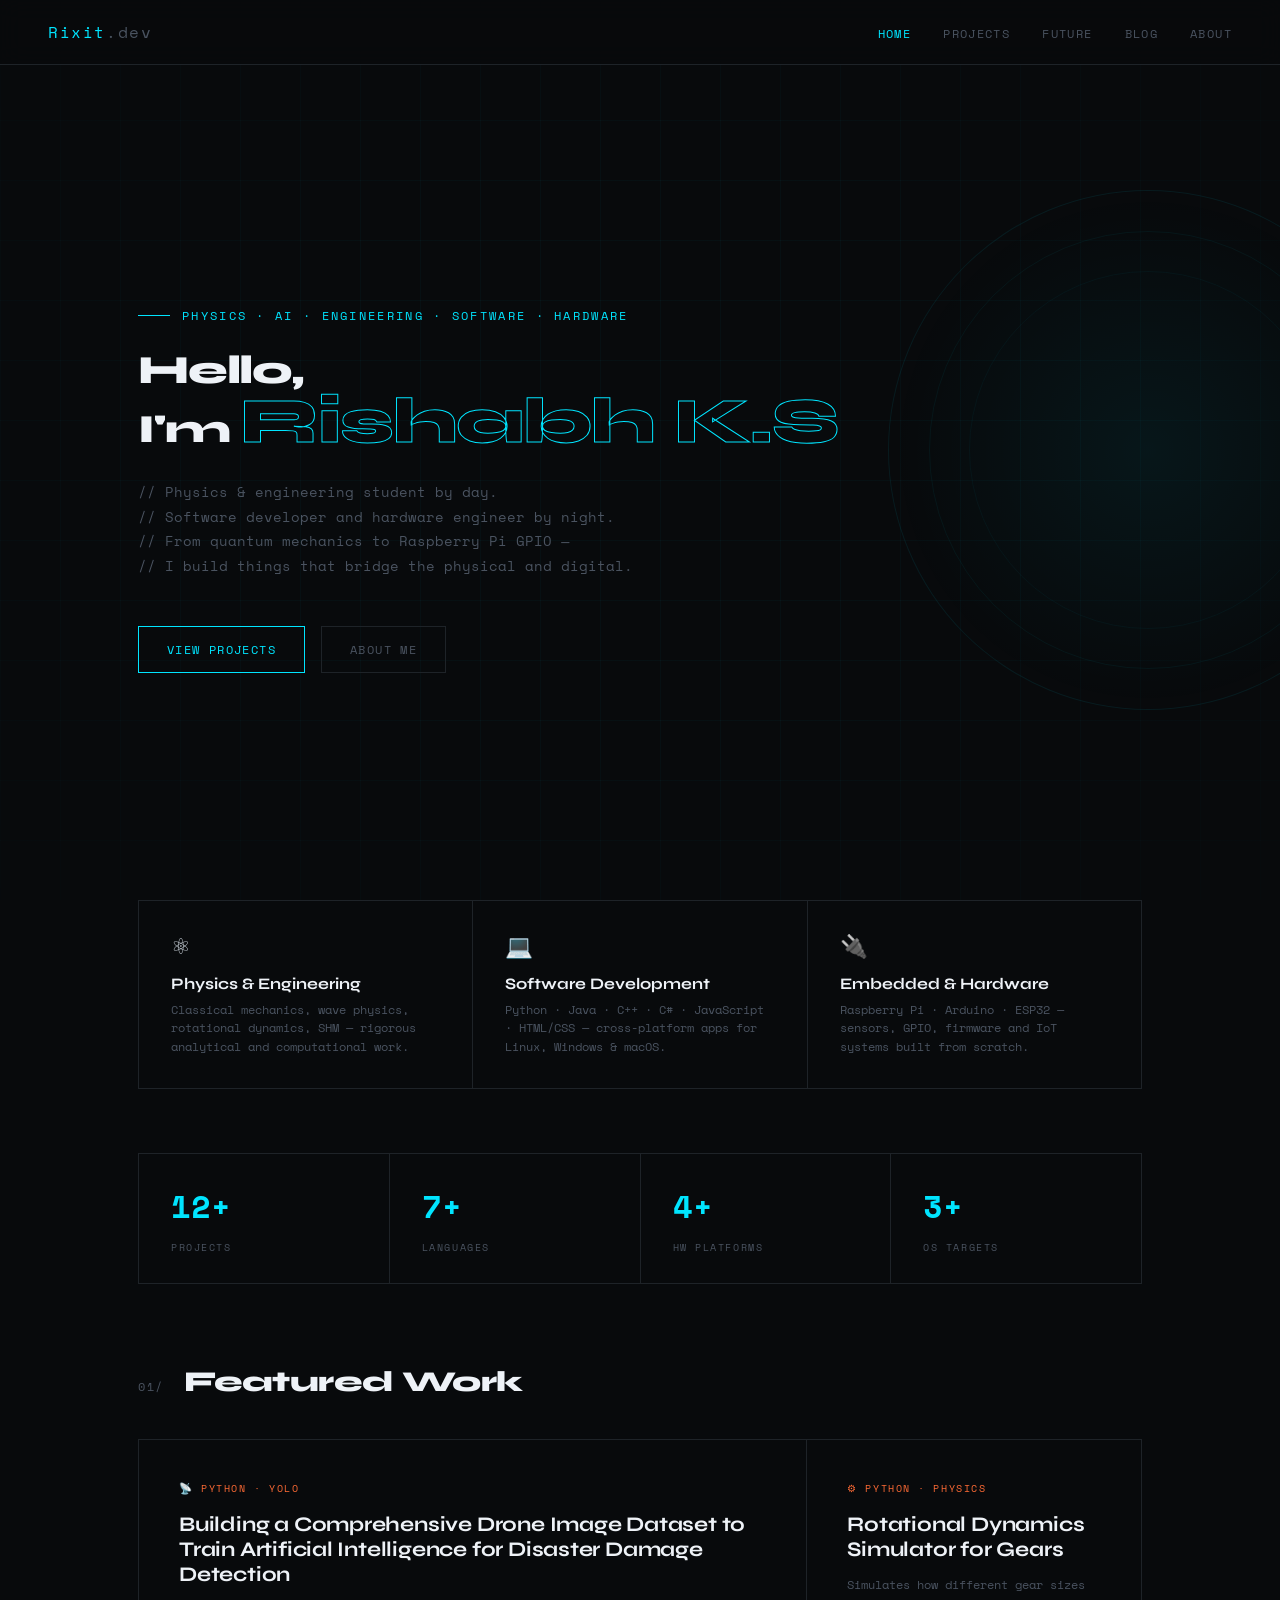
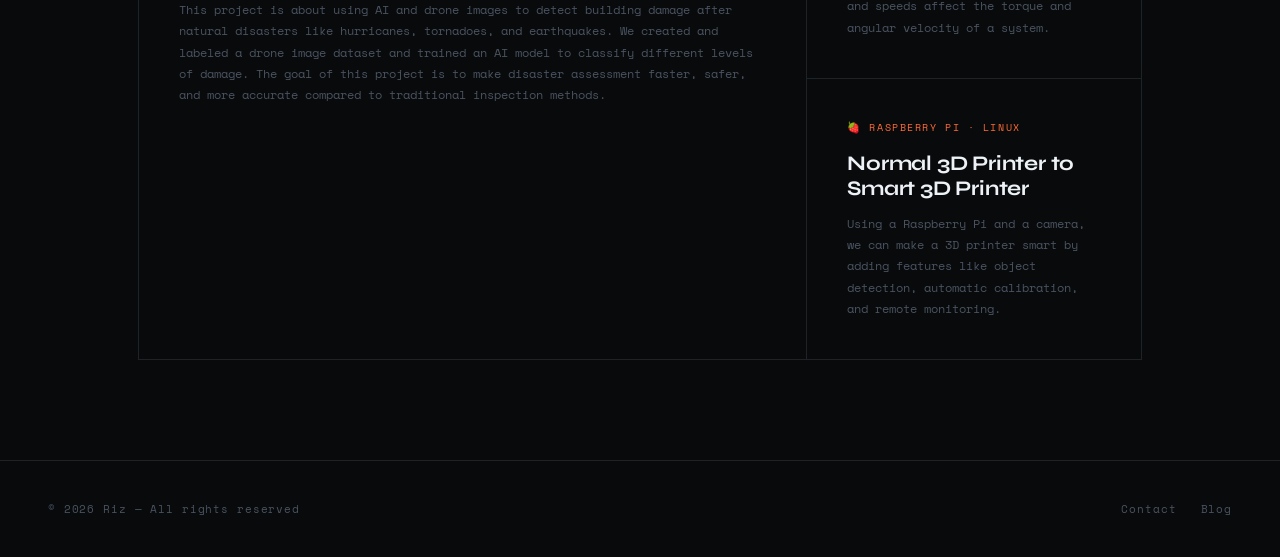
<file: index.html>
<!DOCTYPE html>
<html lang="en">
<head>
  <meta charset="UTF-8">
  <meta name="viewport" content="width=device-width, initial-scale=1.0">
  <title>Riz — Portfolio</title>
  <link href="https://fonts.googleapis.com/css2?family=Space+Mono:ital,wght@0,400;0,700;1,400&family=Syne:wght@400;600;700;800&display=swap" rel="stylesheet">
  <link rel="stylesheet" href="css/styles.css">
</head>
<body>

<nav>
  <a class="nav-logo" href="index.html">Rixit<span>.dev</span></a>
  <ul class="nav-links">
    <li><a href="index.html" class="active">Home</a></li>
    <li><a href="projects.html">Projects</a></li>
    <li><a href="future.html">Future</a></li>
    <li><a href="blog.html">Blog</a></li>
    <li><a href="about.html">About</a></li>
  </ul>
</nav>

<main>
  <section class="hero">
    <div class="hero-grid"></div>
    <div class="container" style="width:100%">
      <div class="hero-content">
        <div class="hero-tag">Physics &middot; AI &middot; Engineering &middot; Software &middot; Hardware</div>
        <h1 class="hero-name">Hello,<br>I'm <em>Rishabh K.S</em></h1>
        <p class="hero-desc">
          // Physics &amp; engineering student by day.<br>
          // Software developer and hardware engineer by night.<br>
          // From quantum mechanics to Raspberry Pi GPIO &mdash;<br>
          // I build things that bridge the physical and digital.
        </p>
        <div class="hero-cta">
          <a class="btn" href="projects.html">View Projects</a>
          <a class="btn btn-ghost" href="about.html">About Me</a>
        </div>
      </div>
    </div>
    <div class="hero-orb"></div>
  </section>

  <div class="container">
    <div class="home-pillars">
      <div class="pillar">
        <div class="pillar-icon">⚛</div>
        <div class="pillar-title">Physics &amp; Engineering</div>
        <div class="pillar-desc">Classical mechanics, wave physics, rotational dynamics, SHM &mdash; rigorous analytical and computational work.</div>
      </div>
      <div class="pillar">
        <div class="pillar-icon">💻</div>
        <div class="pillar-title">Software Development</div>
        <div class="pillar-desc">Python &middot; Java &middot; C++ &middot; C# &middot; JavaScript &middot; HTML/CSS &mdash; cross-platform apps for Linux, Windows &amp; macOS.</div>
      </div>
      <div class="pillar">
        <div class="pillar-icon">🔌</div>
        <div class="pillar-title">Embedded &amp; Hardware</div>
        <div class="pillar-desc">Raspberry Pi &middot; Arduino &middot; ESP32 &mdash; sensors, GPIO, firmware and IoT systems built from scratch.</div>
      </div>
    </div>

    <div class="stats-row">
      <div class="stat"><span class="stat-num">12+</span><span class="stat-label">Projects</span></div>
      <div class="stat"><span class="stat-num">7+</span><span class="stat-label">Languages</span></div>
      <div class="stat"><span class="stat-num">4+</span><span class="stat-label">HW Platforms</span></div>
      <div class="stat"><span class="stat-num">3+</span><span class="stat-label">OS Targets</span></div>
    </div>

    <div class="home-featured">
      <div class="section-header">
        <span class="section-num">01/</span>
        <h2 class="section-title">Featured Work</h2>
      </div>
      <div class="featured-grid">
        <a class="feat-card" href="projects.html">
          <div class="feat-card-tag">📡 Python &middot; Yolo</div>
          <h3>Building a Comprehensive Drone Image Dataset to Train Artificial Intelligence for Disaster Damage Detection</h3>
          <p>This project is about using AI and drone images to detect building damage after natural disasters like hurricanes, tornadoes, and earthquakes. We created and labeled a drone image dataset and trained an AI model to classify different levels of damage. The goal of this project is to make disaster assessment faster, safer, and more accurate compared to traditional inspection methods.          </p>
          <div class="feat-arrow">&#8594;</div>
        </a>
        <div class="feat-stack">
          <a class="feat-card" href="future.html">
            <div class="feat-card-tag">⚙ Python &middot; Physics</div>
            <h3>Rotational Dynamics Simulator for Gears</h3>
            <p>Simulates how different gear sizes and speeds affect the torque and angular velocity of a system.</p>
            <div class="feat-arrow">&#8594;</div>
          </a>
          <a class="feat-card" href="projects.html">
            <div class="feat-card-tag">🍓 Raspberry Pi &middot; Linux</div>
            <h3>Normal 3D Printer to Smart 3D Printer</h3>
            <p>Using a Raspberry Pi and a camera, we can make a 3D printer smart by adding features like object detection, automatic calibration, and remote monitoring.</p>
            <div class="feat-arrow">&#8594;</div>
          </a>
        </div>
      </div>
    </div>
  </div>
</main>

<footer>
  <div class="footer-copy">&copy; 2026 Riz &mdash; All rights reserved</div>
  <div class="footer-links">
    <a class="footer-link" href="about.html">Contact</a>
    <a class="footer-link" href="blog.html">Blog</a>
  </div>
</footer>

</body>
</html>
</file>
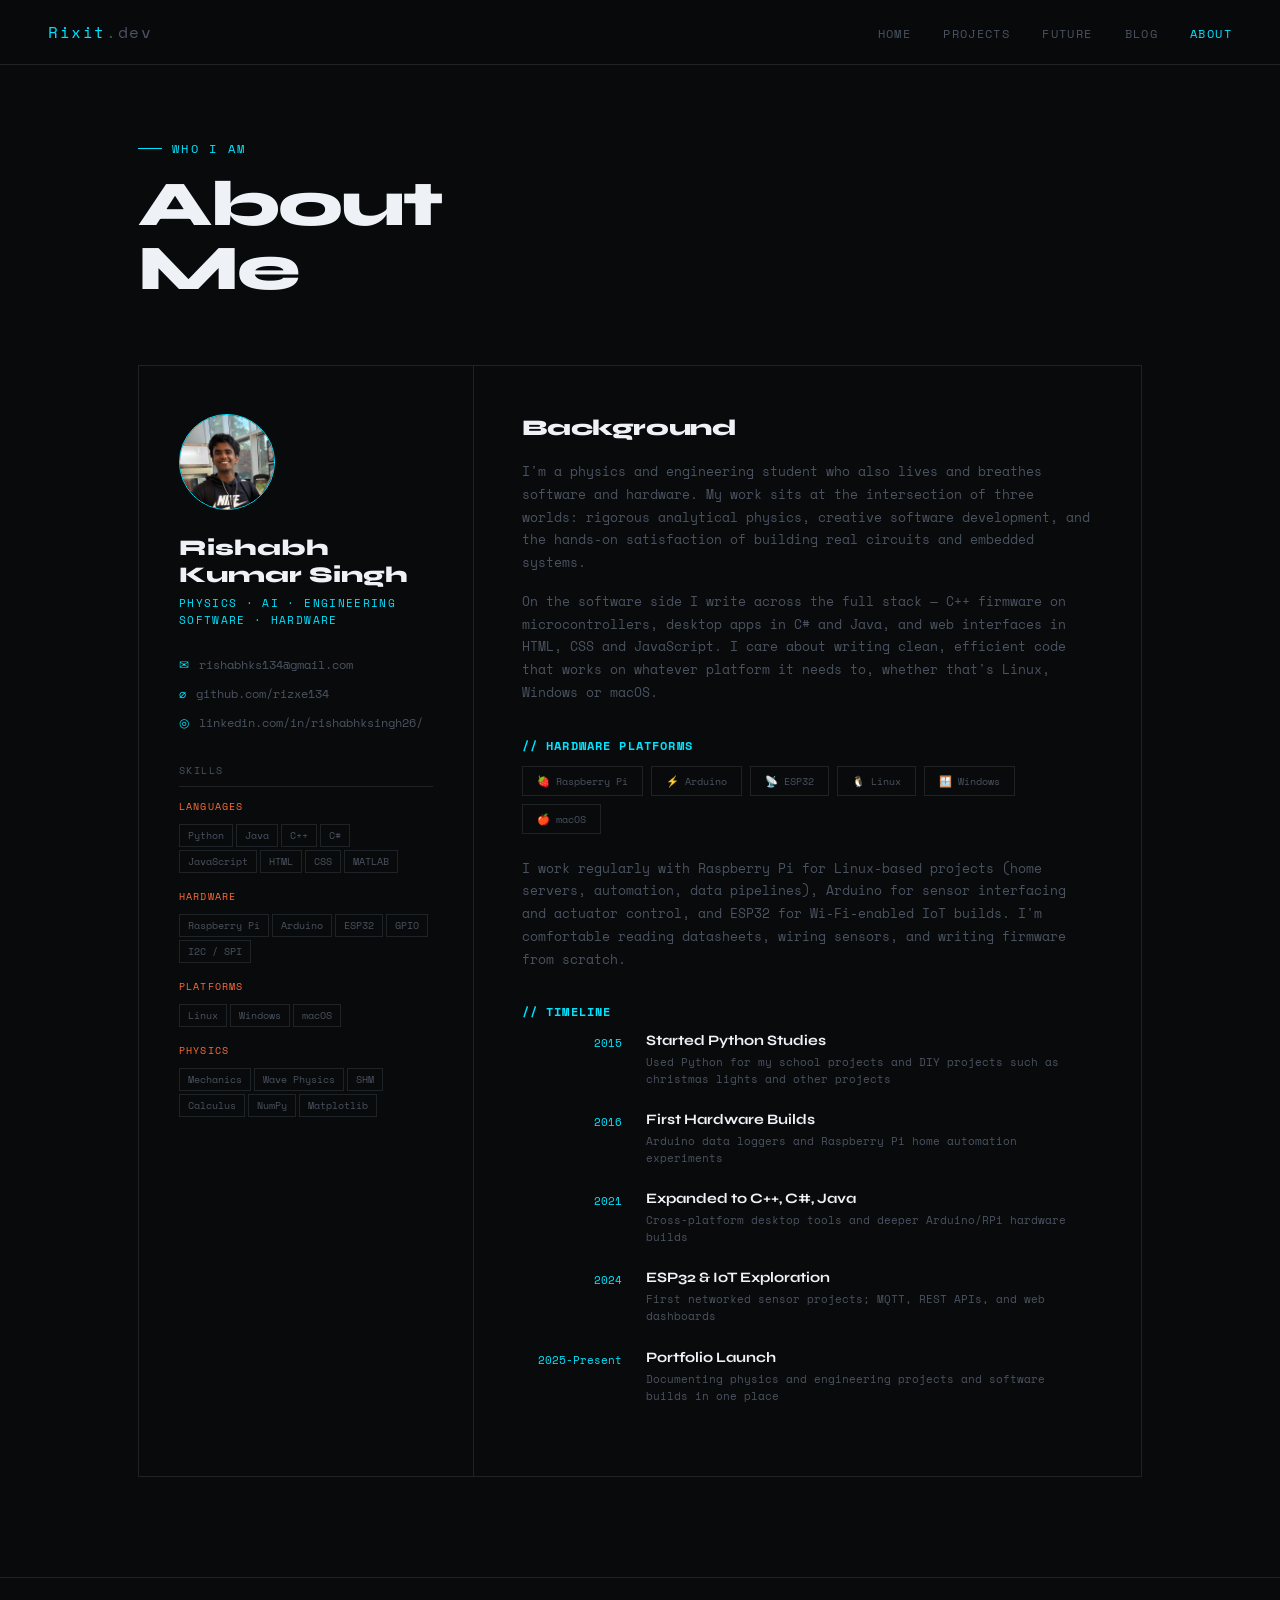
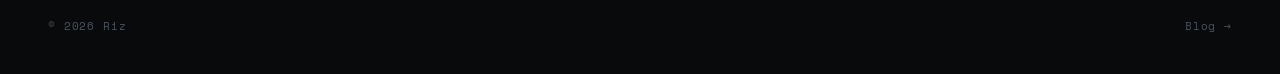
<file: about.html>
<!DOCTYPE html>
<html lang="en">
<head>
  <meta charset="UTF-8">
  <meta name="viewport" content="width=device-width, initial-scale=1.0">
  <title>About — Riz</title>
  <link href="https://fonts.googleapis.com/css2?family=Space+Mono:ital,wght@0,400;0,700;1,400&family=Syne:wght@400;600;700;800&display=swap" rel="stylesheet">
  <link rel="stylesheet" href="css/styles.css">
</head>
<body>

<nav>
  <a class="nav-logo" href="index.html">Rixit<span>.dev</span></a>
  <ul class="nav-links">
    <li><a href="index.html">Home</a></li>
    <li><a href="projects.html">Projects</a></li>
    <li><a href="future.html">Future</a></li>
    <li><a href="blog.html">Blog</a></li>
    <li><a href="about.html" class="active">About</a></li>
  </ul>
</nav>

<main class="page-content">
  <div class="container">
    <div class="page-heading">
      <div class="page-eyebrow">Who I Am</div>
      <h1 class="page-title">About<br>Me</h1>
    </div>
    <div class="about-grid">
      <div class="about-sidebar">
        <div class="avatar-ring">
          <img src="1757945936601.jpg" alt="Rishabh Kumar Singh" class="avatar-img">
        </div>
        <div class="about-name">Rishabh Kumar Singh</div>
        <div class="about-role">Physics &middot; AI &middot; Engineering Software &middot; Hardware</div>
        <div class="about-contact-item"><span class="contact-icon">&#9993;</span><span>rishabhks134@gmail.com</span></div>
        <div class="about-contact-item"><span class="contact-icon">&#8960;</span><span>github.com/rizxe134</span></div>
        <div class="about-contact-item"><span class="contact-icon">&#9678;</span><span>linkedin.com/in/rishabhksingh26/</span></div>
        <div class="skills-section">
          <div class="skills-label">Skills</div>
          <div class="skill-group">
            <div class="skill-group-name">Languages</div>
            <span class="skill-chip">Python</span><span class="skill-chip">Java</span><span class="skill-chip">C++</span><span class="skill-chip">C#</span><span class="skill-chip">JavaScript</span><span class="skill-chip">HTML</span><span class="skill-chip">CSS</span><span class="skill-chip">MATLAB</span>
          </div>
          <div class="skill-group">
            <div class="skill-group-name">Hardware</div>
            <span class="skill-chip">Raspberry Pi</span><span class="skill-chip">Arduino</span><span class="skill-chip">ESP32</span><span class="skill-chip">GPIO</span><span class="skill-chip">I2C / SPI</span>
          </div>
          <div class="skill-group">
            <div class="skill-group-name">Platforms</div>
            <span class="skill-chip">Linux</span><span class="skill-chip">Windows</span><span class="skill-chip">macOS</span>
          </div>
          <div class="skill-group">
            <div class="skill-group-name">Physics</div>
            <span class="skill-chip">Mechanics</span><span class="skill-chip">Wave Physics</span><span class="skill-chip">SHM</span><span class="skill-chip">Calculus</span><span class="skill-chip">NumPy</span><span class="skill-chip">Matplotlib</span>
          </div>
        </div>
      </div>
      <div class="about-body">
        <h2>Background</h2>
        <p>I'm a physics and engineering student who also lives and breathes software and hardware. My work sits at the intersection of three worlds: rigorous analytical physics, creative software development, and the hands-on satisfaction of building real circuits and embedded systems.</p>
        <p>On the software side I write across the full stack &mdash; C++ firmware on microcontrollers, desktop apps in C# and Java, and web interfaces in HTML, CSS and JavaScript. I care about writing clean, efficient code that works on whatever platform it needs to, whether that's Linux, Windows or macOS.</p>

        <h3>// Hardware Platforms</h3>
        <div class="platform-badges">
          <div class="platform-badge">&#127827; Raspberry Pi</div>
          <div class="platform-badge">&#9889; Arduino</div>
          <div class="platform-badge">&#128225; ESP32</div>
          <div class="platform-badge">&#128039; Linux</div>
          <div class="platform-badge">&#129695; Windows</div>
          <div class="platform-badge">&#127822; macOS</div>
        </div>
        <p>I work regularly with Raspberry Pi for Linux-based projects (home servers, automation, data pipelines), Arduino for sensor interfacing and actuator control, and ESP32 for Wi-Fi-enabled IoT builds. I'm comfortable reading datasheets, wiring sensors, and writing firmware from scratch.</p>

        <h3>// Timeline</h3>
        <div class="timeline">
          <div class="tl-item"><div class="tl-year">2015</div><div class="tl-content"><h4>Started Python Studies</h4><p>Used Python for my school projects and DIY projects such as christmas lights and other projects</p></div></div>
          <div class="tl-item"><div class="tl-year">2016</div><div class="tl-content"><h4>First Hardware Builds</h4><p>Arduino data loggers and Raspberry Pi home automation experiments</p></div></div>
          <div class="tl-item"><div class="tl-year">2021</div><div class="tl-content"><h4>Expanded to C++, C#, Java</h4><p>Cross-platform desktop tools and deeper Arduino/RPi hardware builds</p></div></div>
          <div class="tl-item"><div class="tl-year">2024</div><div class="tl-content"><h4>ESP32 &amp; IoT Exploration</h4><p>First networked sensor projects; MQTT, REST APIs, and web dashboards</p></div></div>
          <div class="tl-item"><div class="tl-year">2025-Present</div><div class="tl-content"><h4>Portfolio Launch</h4><p>Documenting physics and engineering projects and software builds in one place</p></div></div>
        </div>
      </div>
    </div>
  </div>
</main>

<footer>
  <div class="footer-copy">&copy; 2026 Riz</div>
  <div class="footer-links"><a class="footer-link" href="blog.html">Blog &#8594;</a></div>
</footer>

</body>
</html>
</file>
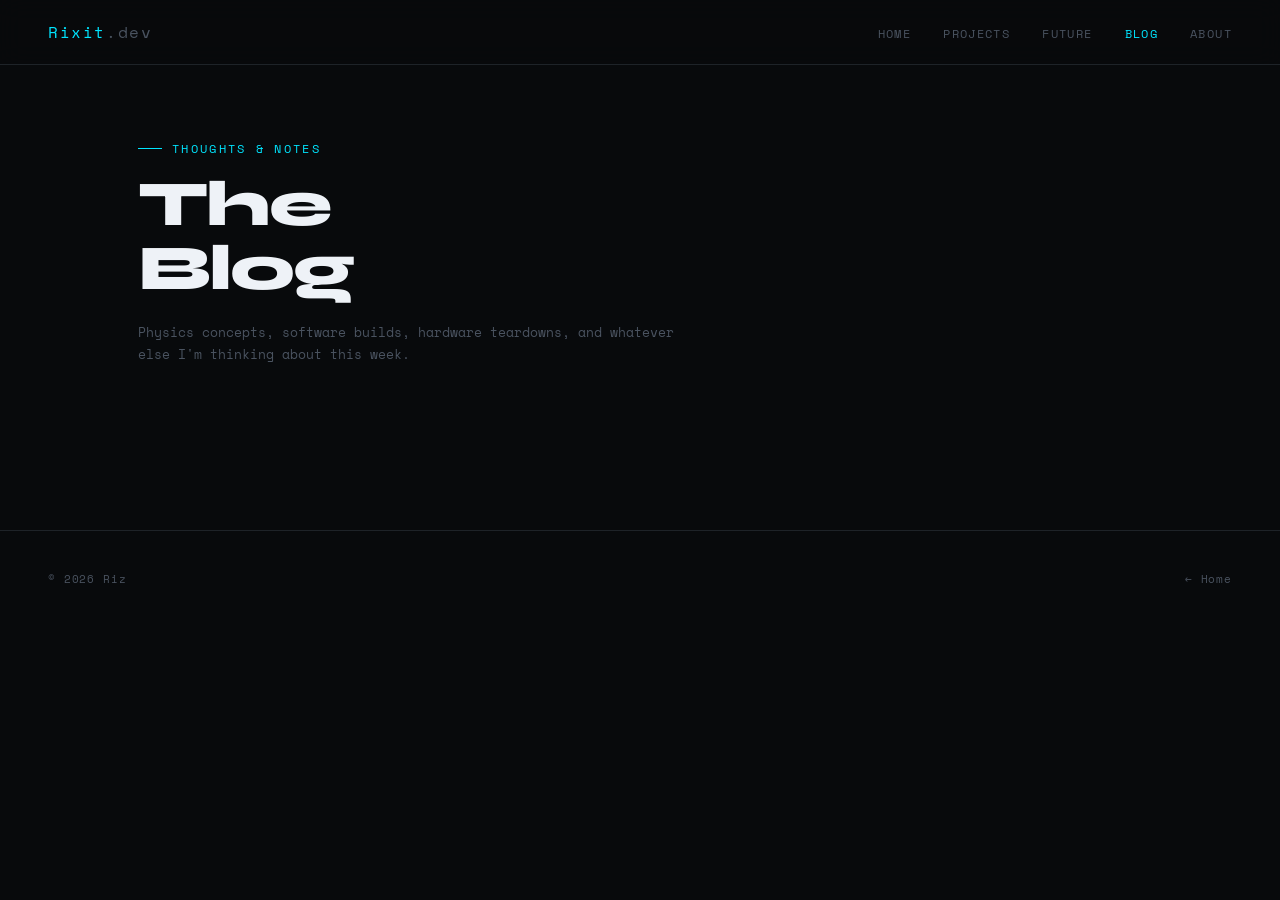
<file: blog.html>
<!DOCTYPE html>
<html lang="en">
<head>
  <meta charset="UTF-8">
  <meta name="viewport" content="width=device-width, initial-scale=1.0">
  <title>Blog — Riz</title>
  <link href="https://fonts.googleapis.com/css2?family=Space+Mono:ital,wght@0,400;0,700;1,400&family=Syne:wght@400;600;700;800&display=swap" rel="stylesheet">
  <link rel="stylesheet" href="css/styles.css">
</head>
<body>

<nav>
  <a class="nav-logo" href="index.html">Rixit<span>.dev</span></a>
  <ul class="nav-links">
    <li><a href="index.html">Home</a></li>
    <li><a href="projects.html">Projects</a></li>
    <li><a href="future.html">Future</a></li>
    <li><a href="blog.html" class="active">Blog</a></li>
    <li><a href="about.html">About</a></li>
  </ul>
</nav>

<main class="page-content">
  <div class="container">
    <div class="page-heading">
      <div class="page-eyebrow">Thoughts &amp; Notes</div>
      <h1 class="page-title">The<br>Blog</h1>
      <p class="page-sub">Physics concepts, software builds, hardware teardowns, and whatever else I'm thinking about this week.</p>
    </div>
    
    </div>
  </div>
</main>

<footer>
  <div class="footer-copy">&copy; 2026 Riz</div>
  <div class="footer-links"><a class="footer-link" href="index.html">&#8592; Home</a></div>
</footer>

</body>
</html>
</file>
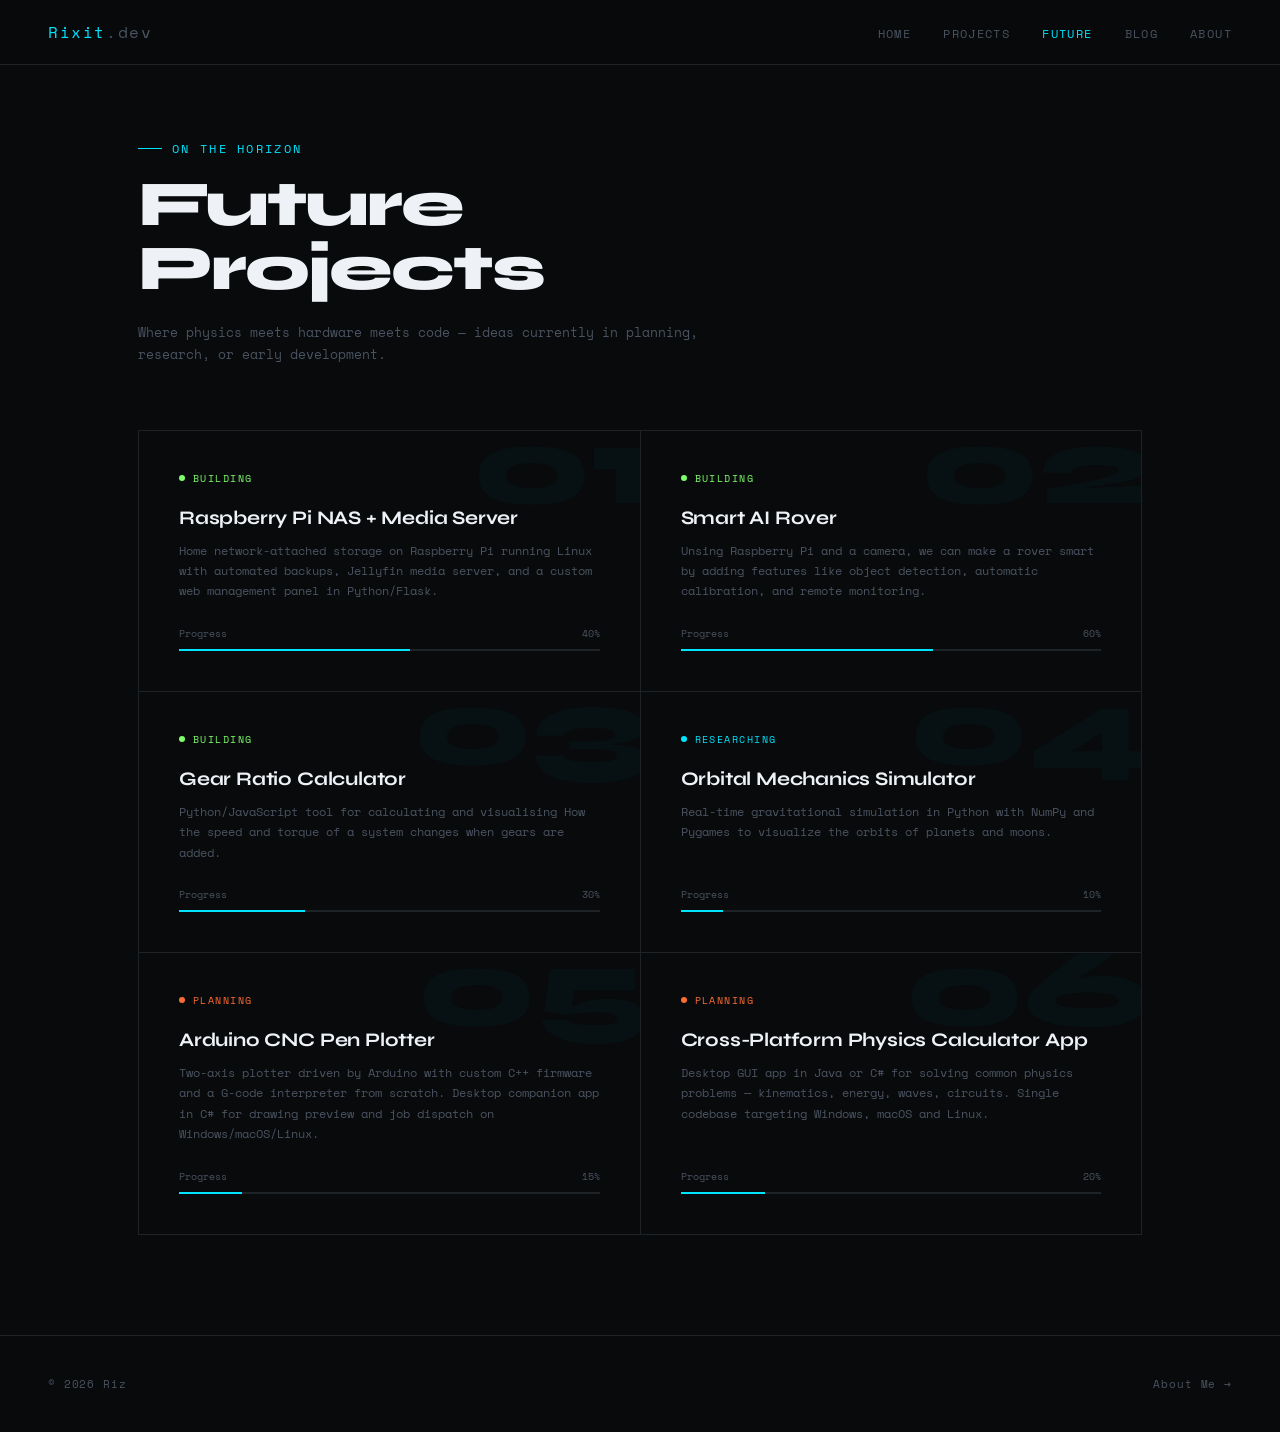
<file: future.html>
<!DOCTYPE html>
<html lang="en">
<head>
  <meta charset="UTF-8">
  <meta name="viewport" content="width=device-width, initial-scale=1.0">
  <title>Future Projects — Riz</title>
  <link href="https://fonts.googleapis.com/css2?family=Space+Mono:ital,wght@0,400;0,700;1,400&family=Syne:wght@400;600;700;800&display=swap" rel="stylesheet">
  <link rel="stylesheet" href="css/styles.css">
</head>
<body>

<nav>
  <a class="nav-logo" href="index.html">Rixit<span>.dev</span></a>
  <ul class="nav-links">
    <li><a href="index.html">Home</a></li>
    <li><a href="projects.html">Projects</a></li>
    <li><a href="future.html" class="active">Future</a></li>
    <li><a href="blog.html">Blog</a></li>
    <li><a href="about.html">About</a></li>
  </ul>
</nav>

<main class="page-content">
  <div class="container">
    <div class="page-heading">
      <div class="page-eyebrow">On the Horizon</div>
      <h1 class="page-title">Future<br>Projects</h1>
      <p class="page-sub">Where physics meets hardware meets code &mdash; ideas currently in planning, research, or early development.</p>
    </div>
    <div class="future-grid">
      <div class="future-card" data-index="01">
        <div class="fc-status building"><div class="fc-dot"></div> Building</div>
        <h3>Raspberry Pi NAS + Media Server</h3>
        <p>Home network-attached storage on Raspberry Pi running Linux with automated backups, Jellyfin media server, and a custom web management panel in Python/Flask.</p>
        <div class="prog-label"><span>Progress</span><span>40%</span></div>
        <div class="prog-track"><div class="prog-fill" style="width:55%"></div></div>
      </div>
      <div class="future-card" data-index="02">
        <div class="fc-status building"><div class="fc-dot"></div> Building</div>
        <h3>Smart AI Rover</h3>
        <p>Unsing Raspberry Pi and a camera, we can make a rover smart by adding features like object detection, automatic calibration, and remote monitoring.</p>
        <div class="prog-label"><span>Progress</span><span>60%</span></div>
        <div class="prog-track"><div class="prog-fill" style="width:60%"></div></div>
      </div>
      <div class="future-card" data-index="03">
        <div class="fc-status building"><div class="fc-dot"></div> Building</div>
        <h3>Gear Ratio Calculator</h3>
        <p>Python/JavaScript tool for calculating and visualising How the speed and torque of a system changes when gears are added.</p>
        <div class="prog-label"><span>Progress</span><span>30%</span></div>
        <div class="prog-track"><div class="prog-fill" style="width:30%"></div></div>
      </div>
      <div class="future-card" data-index="04">
        <div class="fc-status researching"><div class="fc-dot"></div> Researching</div>
        <h3>Orbital Mechanics Simulator</h3>
        <p>Real-time gravitational simulation in Python with NumPy and Pygames to visualize the orbits of planets and moons.</p>
        <div class="prog-label"><span>Progress</span><span>10%</span></div>
        <div class="prog-track"><div class="prog-fill" style="width:10%"></div></div>
      </div>
      <div class="future-card" data-index="05">
        <div class="fc-status planning"><div class="fc-dot"></div> Planning</div>
        <h3>Arduino CNC Pen Plotter</h3>
        <p>Two-axis plotter driven by Arduino with custom C++ firmware and a G-code interpreter from scratch. Desktop companion app in C# for drawing preview and job dispatch on Windows/macOS/Linux.</p>
        <div class="prog-label"><span>Progress</span><span>15%</span></div>
        <div class="prog-track"><div class="prog-fill" style="width:15%"></div></div>
      </div>
      <div class="future-card" data-index="06">
        <div class="fc-status planning"><div class="fc-dot"></div> Planning</div>
        <h3>Cross-Platform Physics Calculator App</h3>
        <p>Desktop GUI app in Java or C# for solving common physics problems &mdash; kinematics, energy, waves, circuits. Single codebase targeting Windows, macOS and Linux.</p>
        <div class="prog-label"><span>Progress</span><span>20%</span></div>
        <div class="prog-track"><div class="prog-fill" style="width:20%"></div></div>
      </div>
    </div>
  </div>
</main>

<footer>
  <div class="footer-copy">&copy; 2026 Riz</div>
  <div class="footer-links"><a class="footer-link" href="about.html">About Me &#8594;</a></div>
</footer>

</body>
</html>
</file>
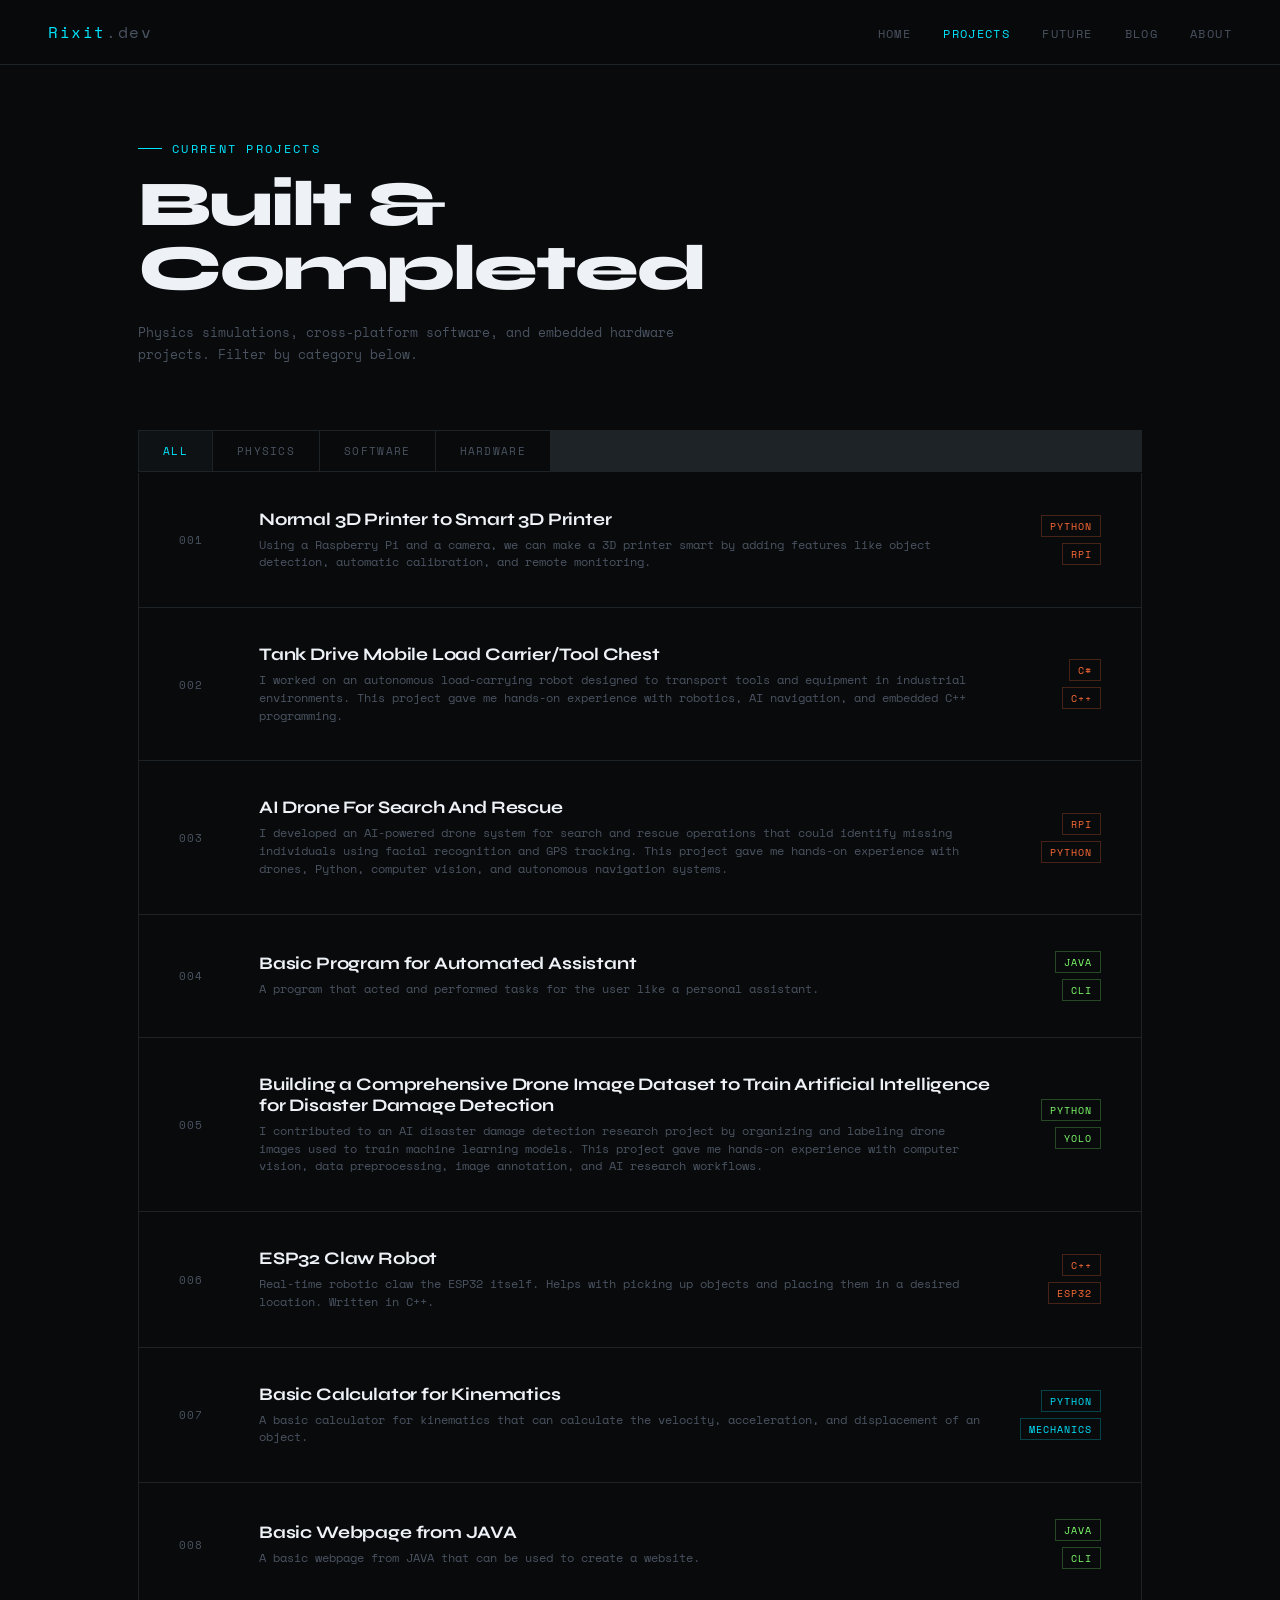
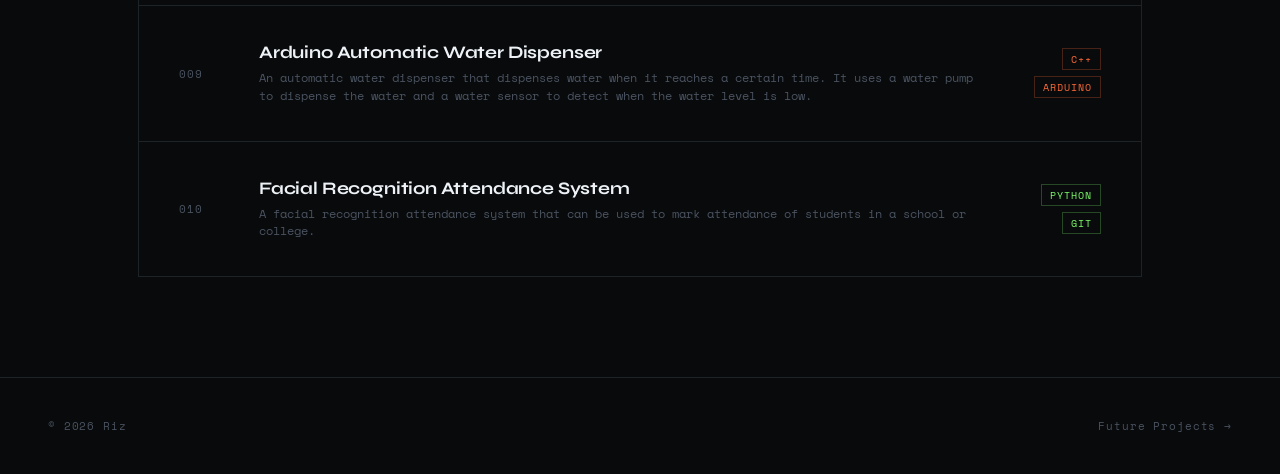
<file: projects.html>
<!DOCTYPE html>
<html lang="en">
<head>
  <meta charset="UTF-8">
  <meta name="viewport" content="width=device-width, initial-scale=1.0">
  <title>Projects — Riz</title>
  <link href="https://fonts.googleapis.com/css2?family=Space+Mono:ital,wght@0,400;0,700;1,400&family=Syne:wght@400;600;700;800&display=swap" rel="stylesheet">
  <link rel="stylesheet" href="css/styles.css">
</head>
<body>

<nav>
  <a class="nav-logo" href="index.html">Rixit<span>.dev</span></a>
  <ul class="nav-links">
    <li><a href="index.html">Home</a></li>
    <li><a href="projects.html" class="active">Projects</a></li>
    <li><a href="future.html">Future</a></li>
    <li><a href="blog.html">Blog</a></li>
    <li><a href="about.html">About</a></li>
  </ul>
</nav>

<main class="page-content">
  <div class="container">
    <div class="page-heading">
      <div class="page-eyebrow">Current Projects</div>
      <h1 class="page-title">Built &amp;<br>Completed</h1>
      <p class="page-sub">Physics simulations, cross-platform software, and embedded hardware projects. Filter by category below.</p>
    </div>

    <div class="filter-tabs">
      <button class="filter-tab active" onclick="filterProjects('all',this)">All</button>
      <button class="filter-tab" onclick="filterProjects('physics',this)">Physics</button>
      <button class="filter-tab" onclick="filterProjects('software',this)">Software</button>
      <button class="filter-tab" onclick="filterProjects('hardware',this)">Hardware</button>
    </div>

    <div class="projects-list">
      <div class="project-row" data-cat="hardware">
        <span class="proj-num">001</span>
        <div class="proj-info">
          <h3>Normal 3D Printer to Smart 3D Printer</h3>
          <p>Using a Raspberry Pi and a camera, we can make a 3D printer smart by adding features like object detection, automatic calibration, and remote monitoring.</p>
        </div>
        <div class="proj-tags"><span class="tag hardware">Python</span><span class="tag hardware">RPi</span></div>
      </div>
      <div class="project-row" data-cat="hardware">
        <span class="proj-num">002</span>
        <div class="proj-info">
          <h3>Tank Drive Mobile Load Carrier/Tool Chest</h3>
          <p>I worked on an autonomous load-carrying robot designed to transport tools and equipment in industrial environments. This project gave me hands-on experience with robotics, AI navigation, and embedded C++ programming.</p>
        </div>
        <div class="proj-tags"><span class="tag hardware">C#</span><span class="tag hardware">C++</span></div>
      </div>
      <div class="project-row" data-cat="hardware">
        <span class="proj-num">003</span>
        <div class="proj-info">
          <h3>AI Drone For Search And Rescue</h3>
          <p>I developed an AI-powered drone system for search and rescue operations that could identify missing individuals using facial recognition and GPS tracking. This project gave me hands-on experience with drones, Python, computer vision, and autonomous navigation systems.</p>
        </div>
        <div class="proj-tags"><span class="tag hardware">RPi</span><span class="tag hardware">Python</span></div>
      </div>
      <div class="project-row" data-cat="software">
        <span class="proj-num">004</span>
        <div class="proj-info">
          <h3>Basic Program for Automated Assistant</h3>
          <p>A program that acted and performed tasks for the user like a personal assistant.</p>
        </div>
        <div class="proj-tags"><span class="tag software">Java</span><span class="tag software">CLI</span></div>
      </div>
      <div class="project-row" data-cat="software">
        <span class="proj-num">005</span>
        <div class="proj-info">
          <h3>Building a Comprehensive Drone Image Dataset to Train Artificial Intelligence for Disaster Damage Detection</h3>
          <p>I contributed to an AI disaster damage detection research project by organizing and labeling drone images used to train machine learning models. This project gave me hands-on experience with computer vision, data preprocessing, image annotation, and AI research workflows.</p>
        </div>
        <div class="proj-tags"><span class="tag software">Python</span><span class="tag software">YOLO</span></div>
      </div>
      <div class="project-row" data-cat="hardware">
        <span class="proj-num">006</span>
        <div class="proj-info">
          <h3>ESP32 Claw Robot</h3>
          <p>Real-time robotic claw the ESP32 itself. Helps with picking up objects and placing them in a desired location. Written in C++.</p>
        </div>
        <div class="proj-tags"><span class="tag hardware">C++</span><span class="tag hardware">ESP32</span></div>
      </div>
      <div class="project-row" data-cat="physics">
        <span class="proj-num">007</span>
        <div class="proj-info">
          <h3>Basic Calculator for Kinematics</h3>
          <p>A basic calculator for kinematics that can calculate the velocity, acceleration, and displacement of an object.</p>
        </div>
        <div class="proj-tags"><span class="tag physics">Python</span><span class="tag physics">Mechanics</span></div>
      </div>
      <div class="project-row" data-cat="software">
        <span class="proj-num">008</span>
        <div class="proj-info">
          <h3>Basic Webpage from JAVA</h3>
          <p>A basic webpage from JAVA that can be used to create a website.</p>
        </div>
        <div class="proj-tags"><span class="tag software">Java</span><span class="tag software">CLI</span></div>
      </div>
      <div class="project-row" data-cat="hardware">
        <span class="proj-num">009</span>
        <div class="proj-info">
          <h3>Arduino Automatic Water Dispenser</h3>
          <p>An automatic water dispenser that dispenses water when it reaches a certain time. It uses a water pump to dispense the water and a water sensor to detect when the water level is low.</p>
        </div>
        <div class="proj-tags"><span class="tag hardware">C++</span><span class="tag hardware">Arduino</span></div>
      </div>
      <div class="project-row" data-cat="software">
        <span class="proj-num">010</span>
        <div class="proj-info">
          <h3>Facial Recognition Attendance System</h3>
          <p>A facial recognition attendance system that can be used to mark attendance of students in a school or college.</p>
        </div>
        <div class="proj-tags"><span class="tag software">Python</span><span class="tag software">GIT</span></div>
      </div>
    </div>
  </div>
</main>

<footer>
  <div class="footer-copy">&copy; 2026 Riz</div>
  <div class="footer-links"><a class="footer-link" href="future.html">Future Projects &#8594;</a></div>
</footer>

<script src="js/app.js"></script>
</body>
</html>
</file>
<file: css/styles.css>
:root {
  --bg: #080a0c; --surface: #0f1215; --border: #1e2328;
  --accent: #00e5ff; --accent2: #ff6b35; --accent3: #7fff6b;
  --text: #c8d0d8; --text-dim: #4a5360; --text-bright: #eef2f7;
  --mono: 'Space Mono', monospace; --sans: 'Syne', sans-serif;
}
* { margin:0; padding:0; box-sizing:border-box; }
html { scroll-behavior:smooth; }
body { background:var(--bg); color:var(--text); font-family:var(--sans); min-height:100vh; overflow-x:hidden; }

nav {
  position:fixed; top:0; left:0; right:0; z-index:100;
  display:flex; align-items:center; justify-content:space-between;
  padding:20px 48px; background:rgba(8,10,12,0.88);
  backdrop-filter:blur(12px); border-bottom:1px solid var(--border);
}
.nav-logo { font-family:var(--mono); font-size:1rem; color:var(--accent); letter-spacing:0.1em; text-decoration:none; }
.nav-logo span { color:var(--text-dim); }
.nav-links { display:flex; gap:32px; list-style:none; }
.nav-links li a { font-family:var(--mono); font-size:0.72rem; color:var(--text-dim); text-decoration:none; letter-spacing:0.12em; text-transform:uppercase; transition:color 0.2s; }
.nav-links li a:hover, .nav-links li a.active { color:var(--accent); }
.container { max-width:1100px; margin:0 auto; padding:0 48px; }

/* HOME */
.hero { min-height:100vh; display:flex; align-items:center; padding-top:80px; position:relative; }
.hero-grid {
  position:absolute; inset:0;
  background-image:linear-gradient(rgba(0,229,255,0.03) 1px,transparent 1px),linear-gradient(90deg,rgba(0,229,255,0.03) 1px,transparent 1px);
  background-size:60px 60px;
  mask-image:radial-gradient(ellipse 80% 80% at 50% 50%,black 40%,transparent 100%);
}
.hero-content { position:relative; z-index:2; }
.hero-tag { font-family:var(--mono); font-size:0.72rem; color:var(--accent); letter-spacing:0.2em; text-transform:uppercase; margin-bottom:24px; display:flex; align-items:center; gap:12px; }
.hero-tag::before { content:''; display:block; width:32px; height:1px; background:var(--accent); }
.hero-name { font-size:clamp(1.75rem,3.5vw,2.5rem); font-weight:800; line-height:1.1; color:var(--text-bright); letter-spacing:-0.03em; margin-bottom:28px; }
.hero-name em { font-style:normal; font-size:clamp(2.25rem,5vw,4rem); line-height:0.95; -webkit-text-stroke:1px var(--accent); color:transparent; }
.hero-desc { font-family:var(--mono); font-size:0.85rem; color:var(--text-dim); line-height:1.8; max-width:500px; margin-bottom:48px; }
.hero-cta { display:flex; gap:16px; flex-wrap:wrap; }
.btn { font-family:var(--mono); font-size:0.72rem; letter-spacing:0.12em; text-transform:uppercase; padding:14px 28px; border:1px solid var(--accent); color:var(--accent); background:transparent; cursor:pointer; transition:all 0.2s; text-decoration:none; display:inline-block; }
.btn:hover { background:var(--accent); color:var(--bg); }
.btn-ghost { border-color:var(--border); color:var(--text-dim); }
.btn-ghost:hover { border-color:var(--text-dim); background:transparent; color:var(--text-bright); }
.hero-orb { position:absolute; right:-10%; top:50%; transform:translateY(-50%); width:520px; height:520px; border-radius:50%; background:radial-gradient(circle,rgba(0,229,255,0.06) 0%,transparent 70%); border:1px solid rgba(0,229,255,0.08); pointer-events:none; z-index:1; }
.hero-orb::before { content:''; position:absolute; inset:40px; border-radius:50%; border:1px solid rgba(0,229,255,0.05); }
.hero-orb::after  { content:''; position:absolute; inset:80px; border-radius:50%; border:1px solid rgba(0,229,255,0.04); }

.home-pillars { display:grid; grid-template-columns:repeat(3,1fr); gap:1px; background:var(--border); border:1px solid var(--border); margin-bottom:64px; }
.pillar { background:var(--bg); padding:32px; }
.pillar-icon { font-size:1.4rem; margin-bottom:14px; }
.pillar-title { font-size:1rem; font-weight:700; color:var(--text-bright); margin-bottom:8px; }
.pillar-desc { font-family:var(--mono); font-size:0.72rem; color:var(--text-dim); line-height:1.6; }

.stats-row { display:grid; grid-template-columns:repeat(4,1fr); border-top:1px solid var(--border); border-left:1px solid var(--border); margin-bottom:80px; }
.stat { padding:28px 32px; border-right:1px solid var(--border); border-bottom:1px solid var(--border); }
.stat-num { font-family:var(--mono); font-size:2rem; color:var(--accent); font-weight:700; display:block; margin-bottom:6px; }
.stat-label { font-family:var(--mono); font-size:0.65rem; color:var(--text-dim); letter-spacing:0.15em; text-transform:uppercase; }
.home-featured { padding-bottom:100px; }
.section-header { display:flex; align-items:baseline; gap:20px; margin-bottom:40px; }
.section-title { font-size:1.8rem; font-weight:800; color:var(--text-bright); letter-spacing:-0.02em; }
.section-num { font-family:var(--mono); font-size:0.72rem; color:var(--text-dim); letter-spacing:0.15em; }
.featured-grid { display:grid; grid-template-columns:2fr 1fr; gap:1px; background:var(--border); border:1px solid var(--border); }
.feat-card { background:var(--bg); padding:40px; cursor:pointer; transition:background 0.2s; position:relative; text-decoration:none; display:block; color:inherit; }
.feat-card:hover { background:var(--surface); }
.feat-card-tag { font-family:var(--mono); font-size:0.65rem; color:var(--accent2); letter-spacing:0.15em; text-transform:uppercase; margin-bottom:16px; }
.feat-card h3 { font-size:1.3rem; font-weight:700; color:var(--text-bright); margin-bottom:12px; letter-spacing:-0.01em; }
.feat-card p { font-family:var(--mono); font-size:0.78rem; color:var(--text-dim); line-height:1.7; }
.feat-arrow { position:absolute; bottom:28px; right:32px; font-size:1.2rem; color:var(--accent); opacity:0; transition:opacity 0.2s,transform 0.2s; transform:translateX(-6px); }
.feat-card:hover .feat-arrow { opacity:1; transform:translateX(0); }
.feat-stack { display:flex; flex-direction:column; gap:1px; }

/* PROJECTS */
.page-content { padding-top:140px; padding-bottom:100px; }
.page-heading { margin-bottom:64px; }
.page-eyebrow { font-family:var(--mono); font-size:0.72rem; color:var(--accent); letter-spacing:0.2em; text-transform:uppercase; margin-bottom:16px; display:flex; align-items:center; gap:10px; }
.page-eyebrow::before { content:''; display:block; width:24px; height:1px; background:var(--accent); }
.page-title { font-size:clamp(2.2rem,5vw,4rem); font-weight:800; color:var(--text-bright); letter-spacing:-0.03em; line-height:1; margin-bottom:20px; }
.page-sub { font-family:var(--mono); font-size:0.82rem; color:var(--text-dim); max-width:560px; line-height:1.7; }
.filter-tabs { display:flex; gap:1px; background:var(--border); border:1px solid var(--border); margin-bottom:1px; }
.filter-tab { font-family:var(--mono); font-size:0.68rem; letter-spacing:0.12em; text-transform:uppercase; padding:12px 24px; background:var(--bg); color:var(--text-dim); border:none; cursor:pointer; transition:all 0.2s; }
.filter-tab:hover { color:var(--text-bright); }
.filter-tab.active { background:var(--surface); color:var(--accent); }
.projects-list { display:flex; flex-direction:column; gap:1px; background:var(--border); border:1px solid var(--border); border-top:none; }
.project-row { background:var(--bg); display:grid; grid-template-columns:80px 1fr auto; align-items:center; padding:36px 40px; transition:background 0.2s; position:relative; overflow:hidden; }
.project-row::before { content:''; position:absolute; left:0; top:0; bottom:0; width:3px; background:var(--accent); transform:scaleY(0); transition:transform 0.2s; transform-origin:bottom; }
.project-row[data-cat="software"]::before { background:var(--accent3); }
.project-row[data-cat="hardware"]::before { background:var(--accent2); }
.project-row:hover { background:var(--surface); }
.project-row:hover::before { transform:scaleY(1); }
.project-row.hidden { display:none; }
.proj-num { font-family:var(--mono); font-size:0.7rem; color:var(--text-dim); letter-spacing:0.1em; }
.proj-info h3 { font-size:1.1rem; font-weight:700; color:var(--text-bright); margin-bottom:6px; letter-spacing:-0.01em; }
.proj-info p { font-family:var(--mono); font-size:0.74rem; color:var(--text-dim); line-height:1.5; }
.proj-tags { display:flex; flex-direction:column; align-items:flex-end; gap:6px; min-width:110px; }
.tag { font-family:var(--mono); font-size:0.6rem; letter-spacing:0.1em; text-transform:uppercase; border:1px solid; padding:3px 8px; }
.tag.physics { color:var(--accent); border-color:rgba(0,229,255,0.25); }
.tag.software { color:var(--accent3); border-color:rgba(127,255,107,0.25); }
.tag.hardware { color:var(--accent2); border-color:rgba(255,107,53,0.25); }

/* FUTURE */
.future-grid { display:grid; grid-template-columns:repeat(2,1fr); gap:1px; background:var(--border); border:1px solid var(--border); }
.future-card { background:var(--bg); padding:40px; position:relative; overflow:hidden; transition:background 0.2s; display:flex; flex-direction:column; }
.future-card:hover { background:var(--surface); }
.future-card::after { content:attr(data-index); position:absolute; right:-10px; top:-20px; font-family:var(--sans); font-size:7rem; font-weight:800; color:rgba(0,229,255,0.03); line-height:1; pointer-events:none; }
.fc-status { font-family:var(--mono); font-size:0.62rem; letter-spacing:0.15em; text-transform:uppercase; margin-bottom:20px; display:flex; align-items:center; gap:8px; }
.fc-status.planning { color:var(--accent2); }
.fc-status.researching { color:var(--accent); }
.fc-status.building { color:var(--accent3); }
.fc-dot { width:6px; height:6px; border-radius:50%; background:currentColor; animation:pulse 2s infinite; }
@keyframes pulse { 0%,100%{opacity:1} 50%{opacity:0.3} }
.future-card h3 { font-size:1.2rem; font-weight:700; color:var(--text-bright); margin-bottom:12px; letter-spacing:-0.01em; }
.future-card p { font-family:var(--mono); font-size:0.75rem; color:var(--text-dim); line-height:1.7; margin-bottom:24px; flex:1; }
.prog-label { display:flex; justify-content:space-between; font-family:var(--mono); font-size:0.62rem; color:var(--text-dim); margin-bottom:8px; }
.prog-track { height:2px; background:var(--border); position:relative; }
.prog-fill { position:absolute; left:0; top:0; bottom:0; background:var(--accent); }

/* ABOUT */
.about-grid { display:grid; grid-template-columns:1fr 2fr; gap:1px; background:var(--border); border:1px solid var(--border); }
.about-sidebar { background:var(--bg); padding:48px 40px; }
.avatar-ring { width:96px; height:96px; min-width:96px; min-height:96px; flex-shrink:0; border-radius:50%; border:1px solid var(--accent); margin-bottom:24px; position:relative; overflow:hidden; }
.avatar-ring::before { content:''; position:absolute; inset:-6px; border-radius:50%; border:1px dashed rgba(0,229,255,0.25); animation:spin 12s linear infinite; }
@keyframes spin { to{transform:rotate(360deg)} }
.avatar-initials { font-family:var(--sans); font-size:2rem; font-weight:800; color:var(--accent); }
.avatar-img { width:100%; height:100%; object-fit:cover; display:block; min-width:0; min-height:0; }
.about-name { font-size:1.4rem; font-weight:800; color:var(--text-bright); margin-bottom:6px; }
.about-role { font-family:var(--mono); font-size:0.7rem; color:var(--accent); letter-spacing:0.12em; text-transform:uppercase; margin-bottom:28px; }
.about-contact-item { display:flex; align-items:center; gap:10px; font-family:var(--mono); font-size:0.72rem; color:var(--text-dim); margin-bottom:12px; }
.contact-icon { color:var(--accent); }
.skills-section { margin-top:32px; }
.skills-label { font-family:var(--mono); font-size:0.62rem; color:var(--text-dim); letter-spacing:0.15em; text-transform:uppercase; margin-bottom:12px; padding-bottom:8px; border-bottom:1px solid var(--border); }
.skill-group { margin-bottom:16px; }
.skill-group-name { font-family:var(--mono); font-size:0.6rem; color:var(--accent2); letter-spacing:0.12em; text-transform:uppercase; margin-bottom:8px; }
.skill-chip { display:inline-block; font-family:var(--mono); font-size:0.62rem; color:var(--text-dim); border:1px solid var(--border); padding:3px 8px; margin:3px 3px 0 0; transition:border-color 0.2s,color 0.2s; cursor:default; }
.skill-chip:hover { border-color:var(--accent); color:var(--accent); }
.about-body { background:var(--bg); padding:48px; }
.about-body h2 { font-size:1.4rem; font-weight:800; color:var(--text-bright); margin-bottom:20px; letter-spacing:-0.02em; }
.about-body h3 { font-family:var(--mono); font-size:0.72rem; color:var(--accent); letter-spacing:0.1em; text-transform:uppercase; margin:32px 0 12px; }
.about-body p { font-family:var(--mono); font-size:0.79rem; color:var(--text-dim); line-height:1.8; margin-bottom:16px; }
.platform-badges { display:flex; flex-wrap:wrap; gap:8px; margin-bottom:24px; }
.platform-badge { font-family:var(--mono); font-size:0.65rem; color:var(--text-dim); border:1px solid var(--border); padding:6px 14px; display:flex; align-items:center; gap:6px; transition:all 0.2s; cursor:default; }
.platform-badge:hover { border-color:var(--accent3); color:var(--accent3); }
.timeline { margin-top:8px; }
.tl-item { display:grid; grid-template-columns:100px 1fr; gap:24px; margin-bottom:24px; }
.tl-year { font-family:var(--mono); font-size:0.7rem; color:var(--accent); text-align:right; padding-top:2px; }
.tl-content h4 { font-size:0.9rem; font-weight:700; color:var(--text-bright); margin-bottom:4px; }
.tl-content p { font-family:var(--mono); font-size:0.71rem; color:var(--text-dim); margin-bottom:0; line-height:1.5; }

/* BLOG */
.blog-grid { display:grid; grid-template-columns:2fr 1fr; gap:48px; }
.blog-post { border:1px solid var(--border); padding:36px 40px; margin-bottom:1px; background:var(--bg); cursor:pointer; transition:background 0.2s; }
.blog-post:hover { background:var(--surface); }
.post-meta { display:flex; align-items:center; gap:16px; margin-bottom:18px; }
.post-date { font-family:var(--mono); font-size:0.68rem; color:var(--text-dim); letter-spacing:0.1em; }
.post-cat { font-family:var(--mono); font-size:0.6rem; color:var(--accent2); letter-spacing:0.12em; text-transform:uppercase; border:1px solid rgba(255,107,53,0.3); padding:2px 8px; }
.post-cat.sw { color:var(--accent3); border-color:rgba(127,255,107,0.3); }
.blog-post h3 { font-size:1.15rem; font-weight:700; color:var(--text-bright); margin-bottom:12px; letter-spacing:-0.01em; line-height:1.25; }
.blog-post p { font-family:var(--mono); font-size:0.75rem; color:var(--text-dim); line-height:1.7; }
.post-read { display:inline-block; margin-top:18px; font-family:var(--mono); font-size:0.68rem; color:var(--accent); letter-spacing:0.1em; text-transform:uppercase; border-bottom:1px solid rgba(0,229,255,0.3); padding-bottom:2px; }
.sidebar-widget { border:1px solid var(--border); padding:28px 24px; margin-bottom:24px; background:var(--bg); }
.widget-title { font-family:var(--mono); font-size:0.65rem; color:var(--text-dim); letter-spacing:0.15em; text-transform:uppercase; margin-bottom:18px; padding-bottom:10px; border-bottom:1px solid var(--border); }
.tag-cloud { display:flex; flex-wrap:wrap; gap:7px; }
.tag-btn { font-family:var(--mono); font-size:0.6rem; color:var(--text-dim); border:1px solid var(--border); padding:4px 10px; cursor:pointer; background:none; transition:all 0.2s; }
.tag-btn:hover { border-color:var(--accent); color:var(--accent); }
.recent-list { list-style:none; }
.recent-item { padding:9px 0; border-bottom:1px solid var(--border); font-family:var(--mono); font-size:0.71rem; color:var(--text-dim); cursor:pointer; transition:color 0.2s; }
.recent-item:hover { color:var(--accent); }
.recent-item:last-child { border-bottom:none; }

footer { border-top:1px solid var(--border); padding:40px 48px; display:flex; align-items:center; justify-content:space-between; }
.footer-copy { font-family:var(--mono); font-size:0.68rem; color:var(--text-dim); letter-spacing:0.08em; }
.footer-links { display:flex; gap:24px; }
.footer-link { font-family:var(--mono); font-size:0.68rem; color:var(--text-dim); text-decoration:none; letter-spacing:0.08em; transition:color 0.2s; }
.footer-link:hover { color:var(--accent); }

@media (max-width:768px) {
  nav { padding:16px 20px; }
  .nav-links { gap:14px; }
  .nav-links li a { font-size:0.6rem; }
  .container { padding:0 20px; }
  .hero-name { font-size:1.5rem; }
  .hero-name em { font-size:2.1rem; }
  .hero-orb { display:none; }
  .home-pillars,.stats-row,.featured-grid,.future-grid,.about-grid,.blog-grid { grid-template-columns:1fr; }
  .project-row { grid-template-columns:56px 1fr; }
  .proj-tags { display:none; }
  footer { flex-direction:column; gap:16px; text-align:center; }
}
</file>
